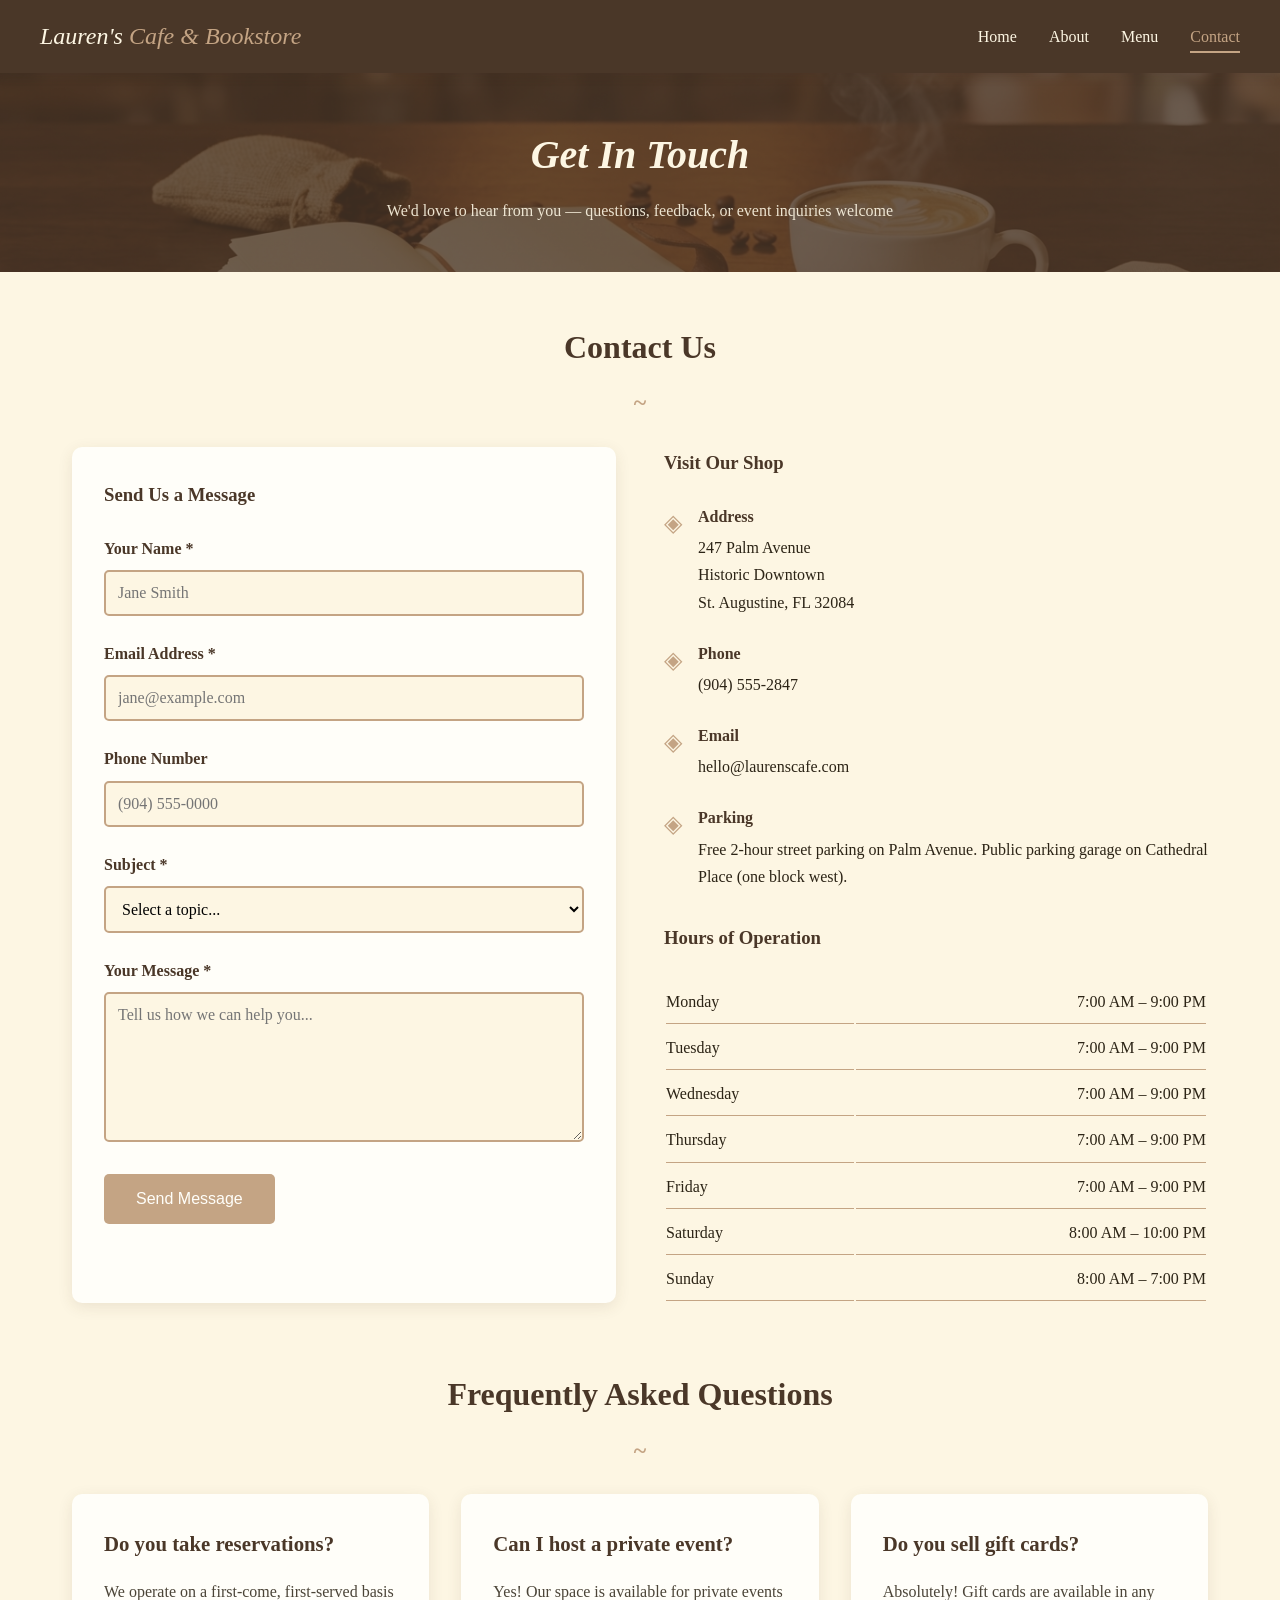
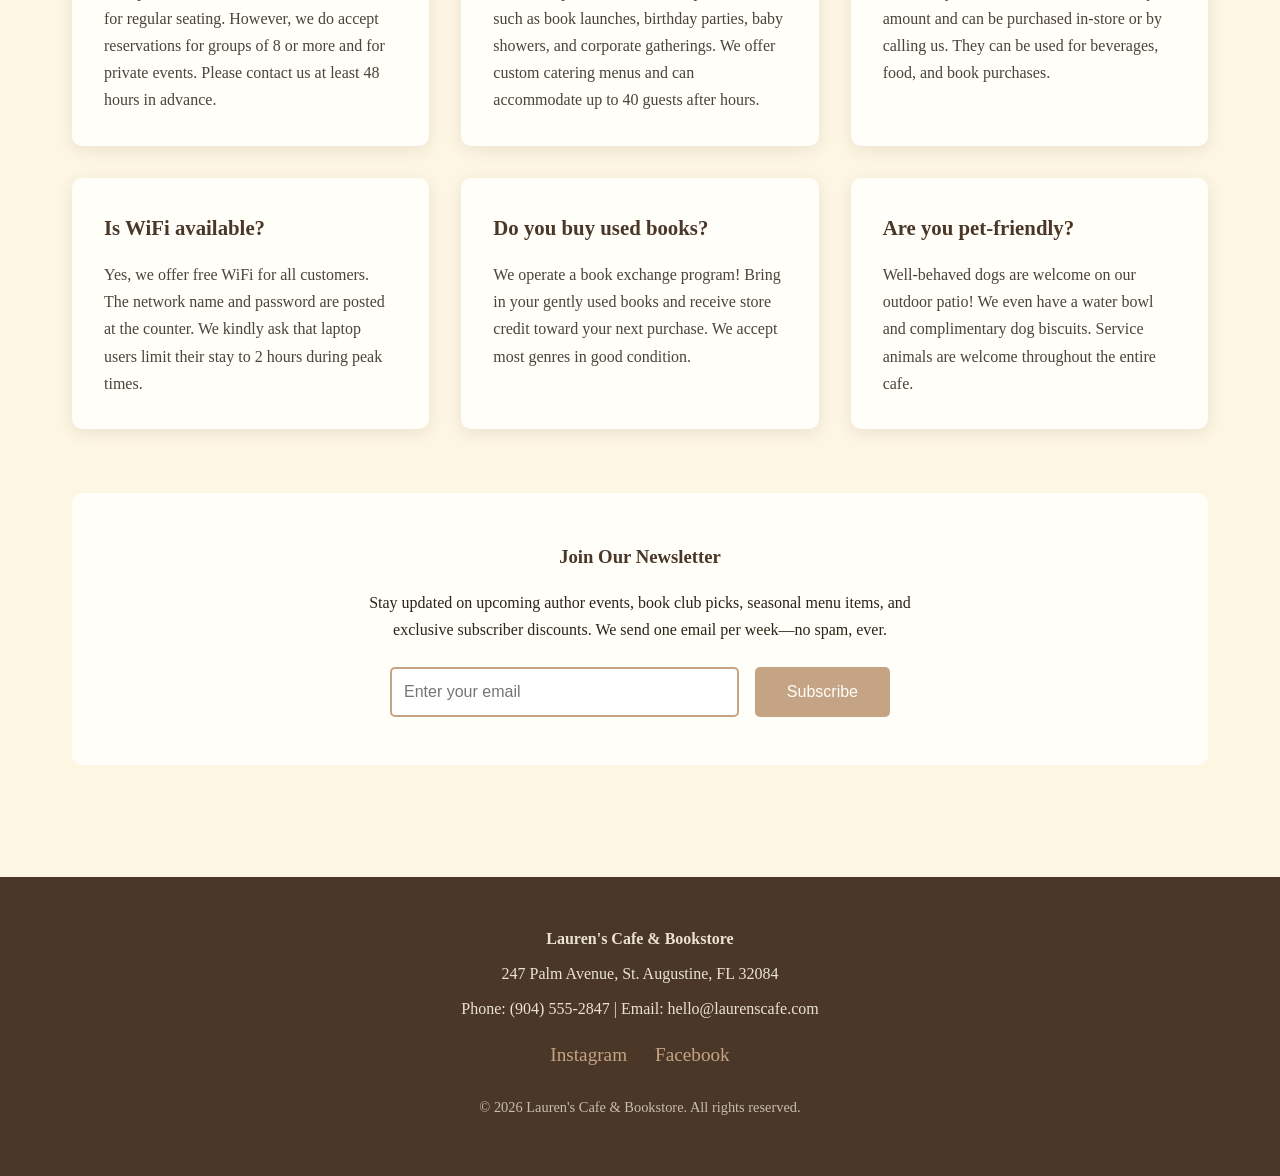
<file: contact.html>
<!DOCTYPE html>
<html lang="en">
<head>
  <meta charset="UTF-8">
  <meta name="viewport" content="width=device-width, initial-scale=1.0">
  <meta name="description" content="Get in touch with Lauren's Cafe & Bookstore. Find our location, hours, and contact form for inquiries and event bookings.">
  <title>Contact Us | Lauren's Cafe & Bookstore</title>
  <link rel="stylesheet" href="styles.css">
</head>
<body>
  <nav>
    <div class="nav-container">
      <a href="index.html" class="logo">Lauren's <span>Cafe & Bookstore</span></a>
      <ul>
        <li><a href="index.html">Home</a></li>
        <li><a href="about.html">About</a></li>
        <li><a href="menu.html">Menu</a></li>
        <li><a href="contact.html" class="active">Contact</a></li>
      </ul>
    </div>
  </nav>

  <header class="page-header">
    <h1>Get In Touch</h1>
    <p>We'd love to hear from you — questions, feedback, or event inquiries welcome</p>
  </header>

  <main>
    <section>
      <h2>Contact Us</h2>
      <div class="contact-grid">
        <div class="contact-form">
          <h3>Send Us a Message</h3>
          <form action="#" method="POST">
            <div class="form-group">
              <label for="name">Your Name *</label>
              <input type="text" id="name" name="name" required placeholder="Jane Smith">
            </div>
            <div class="form-group">
              <label for="email">Email Address *</label>
              <input type="email" id="email" name="email" required placeholder="jane@example.com">
            </div>
            <div class="form-group">
              <label for="phone">Phone Number</label>
              <input type="tel" id="phone" name="phone" placeholder="(904) 555-0000">
            </div>
            <div class="form-group">
              <label for="subject">Subject *</label>
              <select id="subject" name="subject" required>
                <option value="">Select a topic...</option>
                <option value="general">General Inquiry</option>
                <option value="events">Event Booking / Private Parties</option>
                <option value="book-club">Book Club Information</option>
                <option value="catering">Catering Request</option>
                <option value="feedback">Feedback / Suggestions</option>
                <option value="employment">Employment Opportunities</option>
                <option value="other">Other</option>
              </select>
            </div>
            <div class="form-group">
              <label for="message">Your Message *</label>
              <textarea id="message" name="message" required placeholder="Tell us how we can help you..."></textarea>
            </div>
            <button type="submit" class="btn">Send Message</button>
          </form>
        </div>

        <div class="contact-info">
          <h3>Visit Our Shop</h3>

          <div class="info-item">
            <span class="icon">◈</span>
            <div>
              <h4>Address</h4>
              <p>247 Palm Avenue<br>Historic Downtown<br>St. Augustine, FL 32084</p>
            </div>
          </div>

          <div class="info-item">
            <span class="icon">◈</span>
            <div>
              <h4>Phone</h4>
              <p>(904) 555-2847</p>
            </div>
          </div>

          <div class="info-item">
            <span class="icon">◈</span>
            <div>
              <h4>Email</h4>
              <p>hello@laurenscafe.com</p>
            </div>
          </div>

          <div class="info-item">
            <span class="icon">◈</span>
            <div>
              <h4>Parking</h4>
              <p>Free 2-hour street parking on Palm Avenue. Public parking garage on Cathedral Place (one block west).</p>
            </div>
          </div>

          <h3 style="margin-top: 2rem;">Hours of Operation</h3>
          <table class="hours-table">
            <tr>
              <td>Monday</td>
              <td>7:00 AM – 9:00 PM</td>
            </tr>
            <tr>
              <td>Tuesday</td>
              <td>7:00 AM – 9:00 PM</td>
            </tr>
            <tr>
              <td>Wednesday</td>
              <td>7:00 AM – 9:00 PM</td>
            </tr>
            <tr>
              <td>Thursday</td>
              <td>7:00 AM – 9:00 PM</td>
            </tr>
            <tr>
              <td>Friday</td>
              <td>7:00 AM – 9:00 PM</td>
            </tr>
            <tr>
              <td>Saturday</td>
              <td>8:00 AM – 10:00 PM</td>
            </tr>
            <tr>
              <td>Sunday</td>
              <td>8:00 AM – 7:00 PM</td>
            </tr>
          </table>
        </div>
      </div>
    </section>

    <section>
      <h2>Frequently Asked Questions</h2>
      <div class="card-grid">
        <div class="card">
          <h3>Do you take reservations?</h3>
          <p>We operate on a first-come, first-served basis for regular seating. However, we do accept reservations for groups of 8 or more and for private events. Please contact us at least 48 hours in advance.</p>
        </div>
        <div class="card">
          <h3>Can I host a private event?</h3>
          <p>Yes! Our space is available for private events such as book launches, birthday parties, baby showers, and corporate gatherings. We offer custom catering menus and can accommodate up to 40 guests after hours.</p>
        </div>
        <div class="card">
          <h3>Do you sell gift cards?</h3>
          <p>Absolutely! Gift cards are available in any amount and can be purchased in-store or by calling us. They can be used for beverages, food, and book purchases.</p>
        </div>
        <div class="card">
          <h3>Is WiFi available?</h3>
          <p>Yes, we offer free WiFi for all customers. The network name and password are posted at the counter. We kindly ask that laptop users limit their stay to 2 hours during peak times.</p>
        </div>
        <div class="card">
          <h3>Do you buy used books?</h3>
          <p>We operate a book exchange program! Bring in your gently used books and receive store credit toward your next purchase. We accept most genres in good condition.</p>
        </div>
        <div class="card">
          <h3>Are you pet-friendly?</h3>
          <p>Well-behaved dogs are welcome on our outdoor patio! We even have a water bowl and complimentary dog biscuits. Service animals are welcome throughout the entire cafe.</p>
        </div>
      </div>
    </section>

    <section class="featured">
      <h3 style="color: var(--coffee-brown); margin-bottom: 1rem;">Join Our Newsletter</h3>
      <p style="max-width: 600px; margin: 0 auto 1.5rem;">Stay updated on upcoming author events, book club picks, seasonal menu items, and exclusive subscriber discounts. We send one email per week—no spam, ever.</p>
      <form action="#" method="POST" style="display: flex; gap: 1rem; justify-content: center; flex-wrap: wrap; max-width: 500px; margin: 0 auto;">
        <input type="email" placeholder="Enter your email" required style="flex: 1; min-width: 250px; padding: 0.75rem; border: 2px solid var(--warm-terracotta); border-radius: 5px; font-size: 1rem;">
        <button type="submit" class="btn">Subscribe</button>
      </form>
    </section>
  </main>

  <footer>
    <div class="footer-content">
      <p><strong>Lauren's Cafe & Bookstore</strong></p>
      <p>247 Palm Avenue, St. Augustine, FL 32084</p>
      <p>Phone: (904) 555-2847 | Email: hello@laurenscafe.com</p>
      <div class="social-links">
        <a href="https://instagram.com" target="_blank" rel="noopener">Instagram</a>
        <a href="https://facebook.com" target="_blank" rel="noopener">Facebook</a>
      </div>
      <p style="margin-top: 1.5rem; font-size: 0.9rem; opacity: 0.7;">© 2026 Lauren's Cafe & Bookstore. All rights reserved.</p>
    </div>
  </footer>
</body>
</html>
</file>
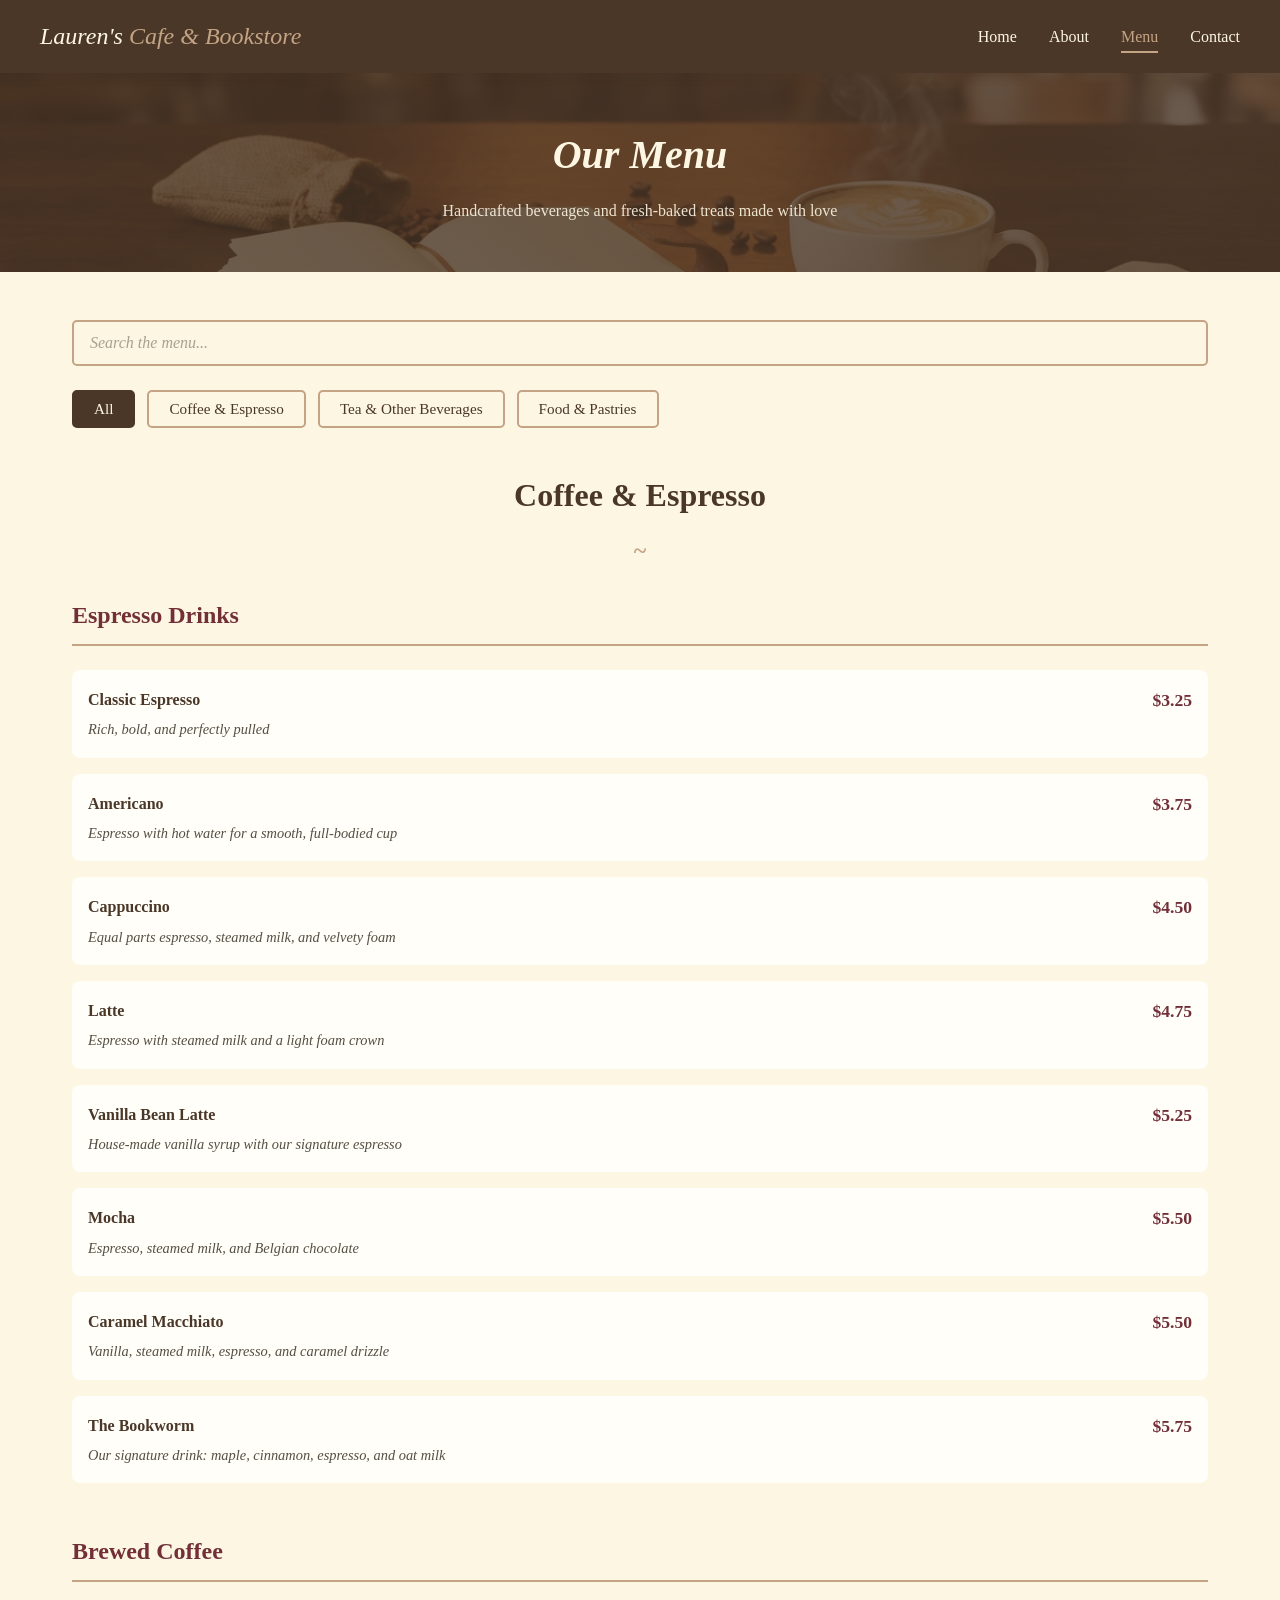
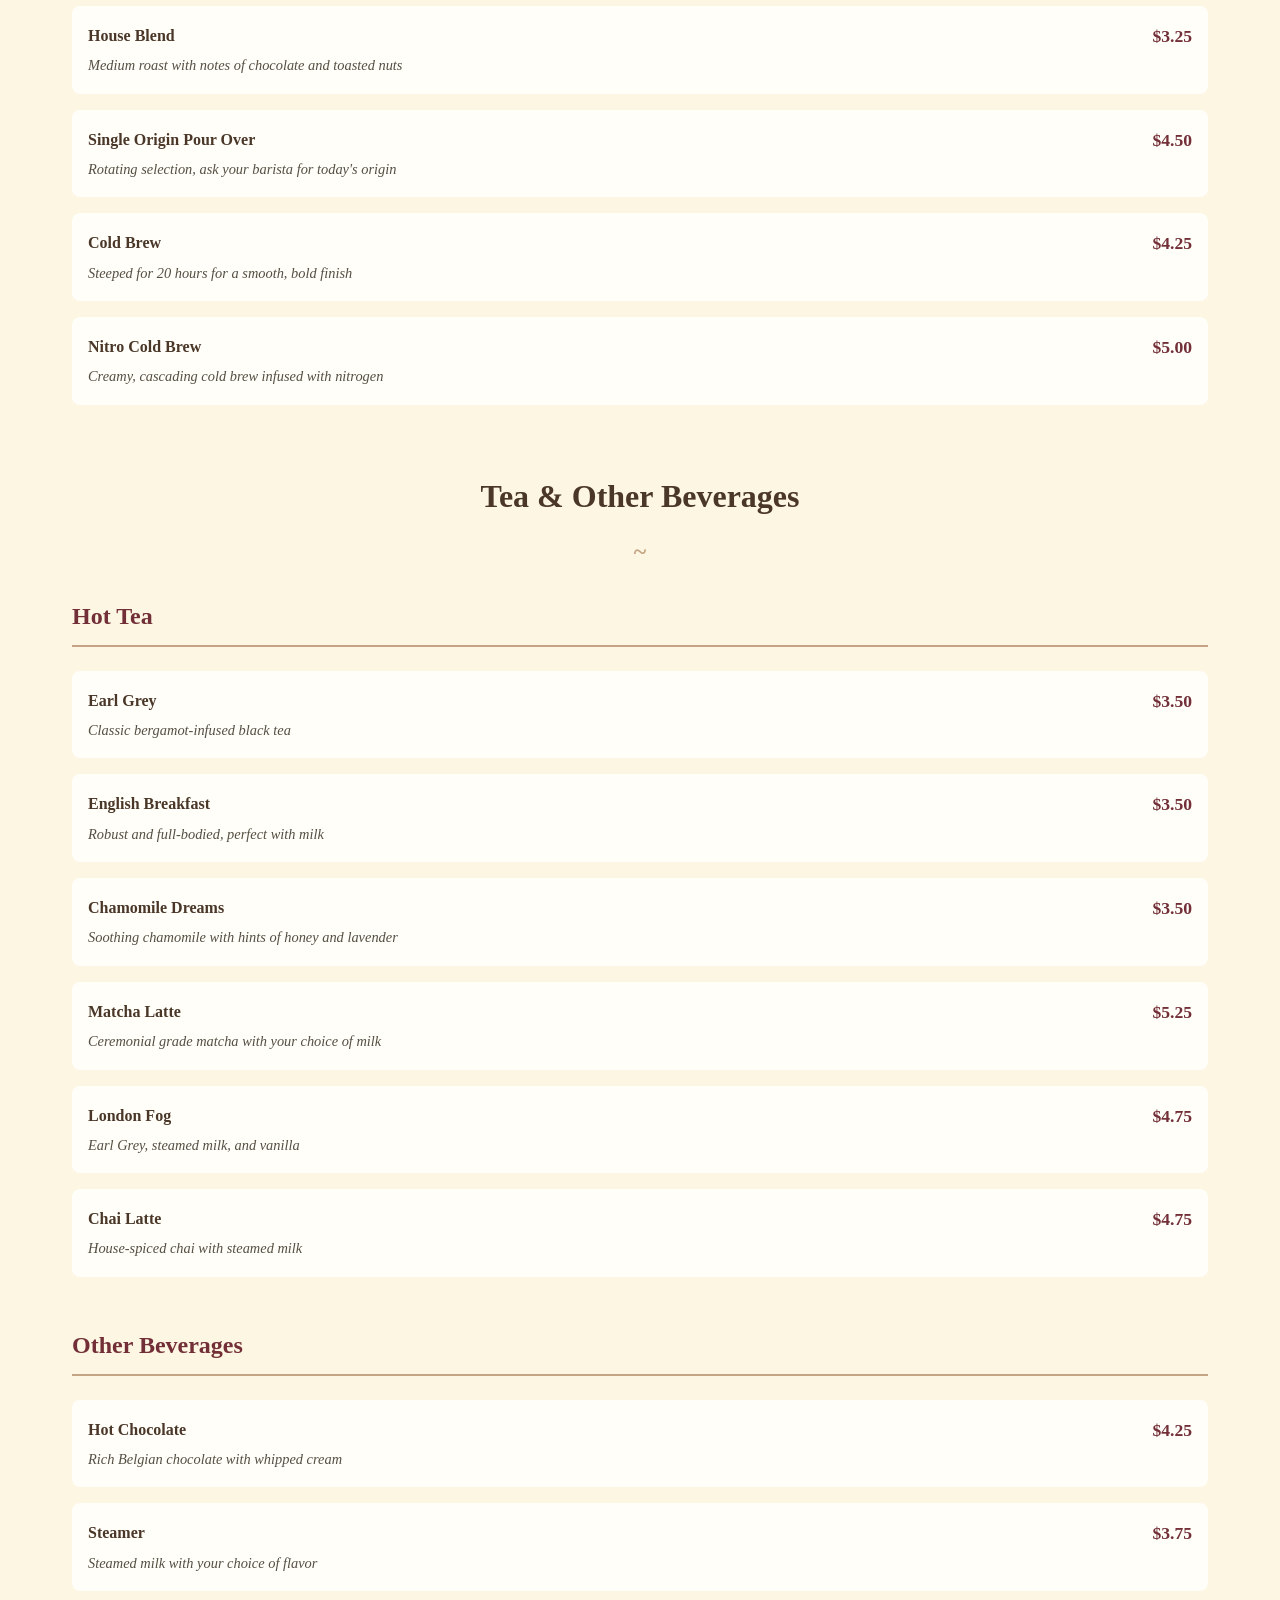
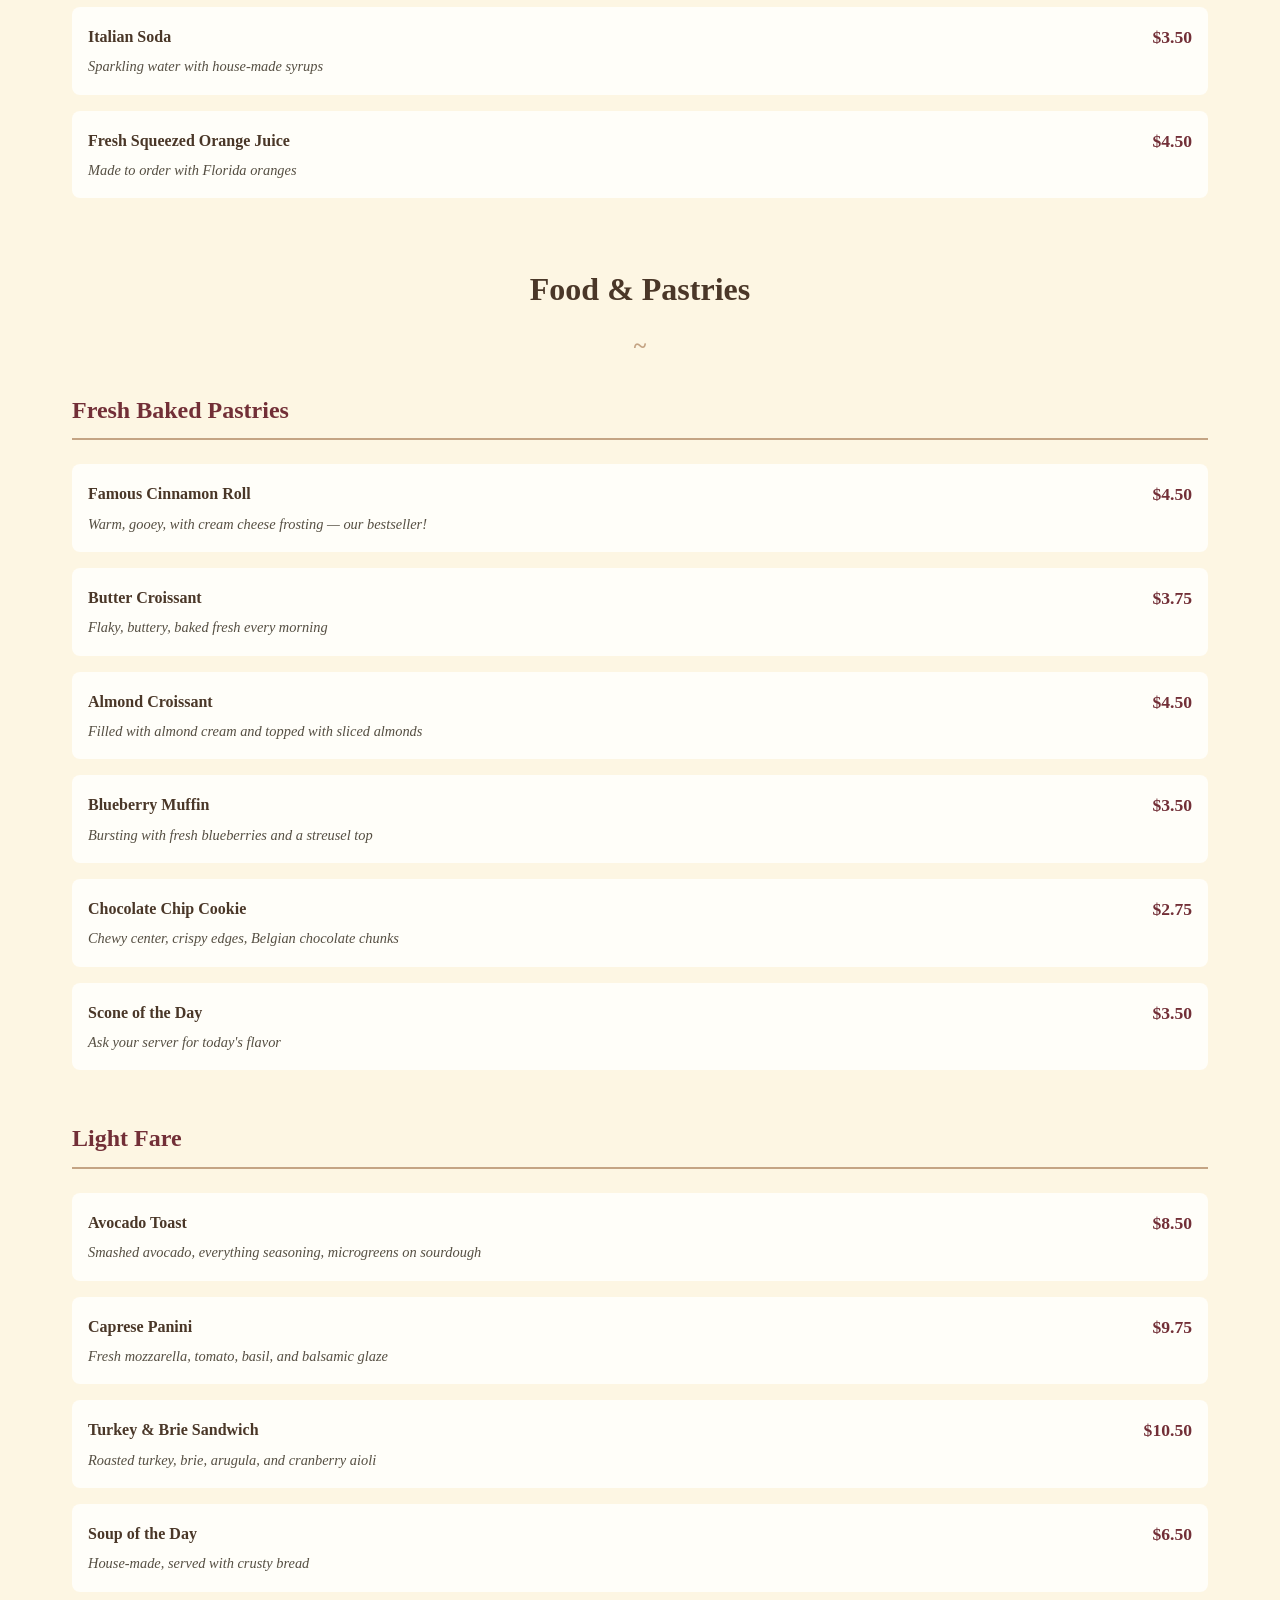
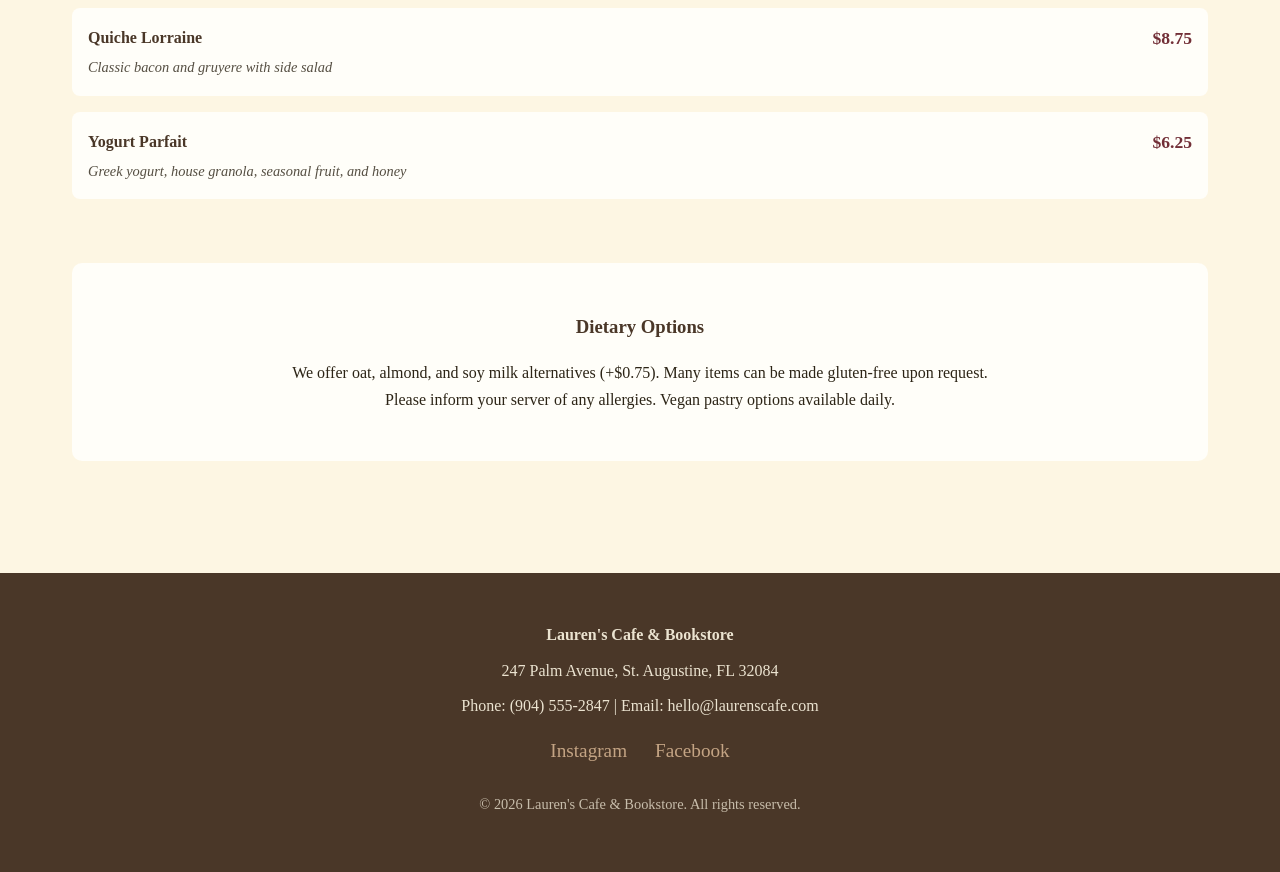
<file: menu.html>
<!DOCTYPE html>
<html lang="en">
<head>
  <meta charset="UTF-8">
  <meta name="viewport" content="width=device-width, initial-scale=1.0">
  <meta name="description" content="Browse our menu of handcrafted coffees, teas, fresh pastries, and light fare at Lauren's Cafe & Bookstore.">
  <title>Menu | Lauren's Cafe & Bookstore</title>
  <link rel="stylesheet" href="styles.css">
</head>
<body>
  <nav>
    <div class="nav-container">
      <a href="index.html" class="logo">Lauren's <span>Cafe & Bookstore</span></a>
      <ul>
        <li><a href="index.html">Home</a></li>
        <li><a href="about.html">About</a></li>
        <li><a href="menu.html" class="active">Menu</a></li>
        <li><a href="contact.html">Contact</a></li>
      </ul>
    </div>
  </nav>

  <header class="page-header">
    <h1>Our Menu</h1>
    <p>Handcrafted beverages and fresh-baked treats made with love</p>
  </header>

  <main> <!--week 5 deleted all static info and replaced with javascript-->
    <div id="menu-search">
      <input
        type="search"
        id="search-input"
        placeholder="Search the menu..."
        aria-label="Search menu items"
        autocomplete="off"
        spellcheck="false"
        maxlength="100"
      />
    </div>
    
    <div id="menu-filters" role="group" aria-label="Filter menu by category">
      <button type="button" class="filter-btn active" data-category="all">All</button>
      <button type="button" class="filter-btn" data-category="Coffee & Espresso">Coffee &amp; Espresso</button>
      <button type="button" class="filter-btn" data-category="Tea & Other Beverages">Tea &amp; Other Beverages</button>
      <button type="button" class="filter-btn" data-category="Food & Pastries">Food &amp; Pastries</button>
    </div>

    <div id="menu-container"></div>
    
    <section class="featured">
      <h3 style="color: var(--coffee-brown); margin-bottom: 1rem;">Dietary Options</h3>
      <p style="max-width: 700px; margin: 0 auto;">We offer oat, almond, and soy milk alternatives (+$0.75). Many items can be made gluten-free upon request. Please inform your server of any allergies. Vegan pastry options available daily.</p>
    </section>
  </main>

  <footer>
    <div class="footer-content">
      <p><strong>Lauren's Cafe & Bookstore</strong></p>
      <p>247 Palm Avenue, St. Augustine, FL 32084</p>
      <p>Phone: (904) 555-2847 | Email: hello@laurenscafe.com</p>
      <div class="social-links">
        <a href="https://instagram.com" target="_blank" rel="noopener">Instagram</a>
        <a href="https://facebook.com" target="_blank" rel="noopener">Facebook</a>
      </div>
      <p style="margin-top: 1.5rem; font-size: 0.9rem; opacity: 0.7;">© 2026 Lauren's Cafe & Bookstore. All rights reserved.</p>
    </div>
  </footer>

<!--added for week 5-->  
  <!--<script src="script.js"></script>-->
  <script src="menu.js"></script>
  <script src="menu-render.js"></script>
  <script src="menu-filter.js"></script>
  <script src="menu-search.js"></script>
  
</body>
</html>
</file>
<file: styles.css>
/* Lauren's Cafe & Bookstore - Cozy Design */

* {
  margin: 0;
  padding: 0;
  box-sizing: border-box;
}

:root {
  --warm-cream: #FDF6E3;
  --coffee-brown: #4A3728;
  --soft-sage: #9CAF88;
  --warm-terracotta: #C4A484;
  --deep-burgundy: #722F37;
  --dark-burgundy: #4A1E24;
  --soft-white: #FFFEF9;
  --text-dark: #2C2416;
}

body {
  font-family: 'Georgia', 'Times New Roman', serif;
  background-color: var(--warm-cream);
  color: var(--text-dark);
  line-height: 1.7;
}

/* Navigation */
nav {
  background-color: var(--coffee-brown);
  padding: 1rem 2rem;
  position: sticky;
  top: 0;
  z-index: 100;
  box-shadow: 0 2px 10px rgba(74, 55, 40, 0.3);
}

nav .nav-container {
  max-width: 1200px;
  margin: 0 auto;
  display: flex;
  justify-content: space-between;
  align-items: center;
  flex-wrap: wrap;
}

nav .logo {
  font-family: 'Georgia', serif;
  font-size: 1.5rem;
  color: var(--warm-cream);
  text-decoration: none;
  font-style: italic;
}

nav .logo span {
  color: var(--warm-terracotta);
}

nav ul {
  list-style: none;
  display: flex;
  gap: 2rem;
  flex-wrap: wrap;
}

nav ul li a {
  color: var(--warm-cream);
  text-decoration: none;
  font-size: 1rem;
  padding: 0.5rem 0;
  position: relative;
  transition: color 0.3s ease;
}

nav ul li a:hover,
nav ul li a.active {
  color: var(--warm-terracotta);
}

nav ul li a::after {
  content: '';
  position: absolute;
  bottom: 0;
  left: 0;
  width: 0;
  height: 2px;
  background-color: var(--warm-terracotta);
  transition: width 0.3s ease;
}

nav ul li a:hover::after,
nav ul li a.active::after {
  width: 100%;
}

/* Hero Section with week 3 update */
.hero {
  background: linear-gradient(rgba(74, 55, 40, 0.75), rgba(74, 55, 40, 0.75)),
              url('hero.png'); 
  background-size: cover;
  background-position: center;
  padding: 6rem 2rem;
  text-align: center;
  color: var(--warm-cream);
}

.hero h1 {
  font-size: 3rem;
  margin-bottom: 1rem;
  font-style: italic;
}

.hero p {
  font-size: 1.3rem;
  max-width: 600px;
  margin: 0 auto 2rem;
  opacity: 0.95;
}

.btn {
  display: inline-block;
  background-color: var(--warm-terracotta);
  color: var(--soft-white);
  padding: 1rem 2rem;
  text-decoration: none;
  border-radius: 5px;
  font-size: 1rem;
  transition: background-color 0.3s ease, transform 0.2s ease;
  border: none;
  cursor: pointer;
}

.btn:hover {
  background-color: var(--dark-burgundy);
  transform: translateY(-2px);
}

/* Main Content */
main {
  max-width: 1200px;
  margin: 0 auto;
  padding: 3rem 2rem;
}

/* Section Styling */
section {
  margin-bottom: 4rem;
}

section h2 {
  font-size: 2rem;
  color: var(--coffee-brown);
  margin-bottom: 1.5rem;
  text-align: center;
  position: relative;
}

section h2::after {
  content: '~';
  display: block;
  font-size: 1.5rem;
  color: var(--warm-terracotta);
  margin-top: 0.5rem;
}

/* Cards Grid */
.card-grid {
  display: grid;
  grid-template-columns: repeat(auto-fit, minmax(280px, 1fr));
  gap: 2rem;
}

.card {
  background-color: var(--soft-white);
  border-radius: 10px;
  padding: 2rem;
  box-shadow: 0 4px 15px rgba(74, 55, 40, 0.1);
  transition: transform 0.3s ease, box-shadow 0.3s ease;
}

.card:hover {
  transform: translateY(-5px);
  box-shadow: 0 8px 25px rgba(74, 55, 40, 0.15);
}

.card h3 {
  color: var(--coffee-brown);
  margin-bottom: 1rem;
  font-size: 1.3rem;
}

.card p {
  color: var(--text-dark);
  opacity: 0.85;
}

.card .icon {
  font-size: 2.5rem;
  margin-bottom: 1rem;
}

/* Image Cards */
.card-image {
  width: 100%;
  height: 180px;
  object-fit: cover;
  border-radius: 8px;
  margin-bottom: 1rem;
}

/* About Page */
.about-content {
  display: grid;
  grid-template-columns: 1fr 1fr;
  gap: 3rem;
  align-items: center;
}

.about-text h2 {
  text-align: left;
}

.about-text h2::after {
  display: none;
}

.about-image {
  border-radius: 10px;
  height: 400px;
  overflow: hidden;
}

.about-image img {
  width: 100%;
  height: 100%;
  object-fit: cover;
}

.values-list {
  list-style: none;
  margin-top: 1.5rem;
}

.values-list li {
  padding: 0.75rem 0;
  padding-left: 2rem;
  position: relative;
}

.values-list li::before {
  content: '◆';
  position: absolute;
  left: 0;
  color: var(--warm-terracotta);
}

/* Menu Page */
.menu-category {
  margin-bottom: 3rem;
}

.menu-category h3 {
  font-size: 1.5rem;
  color: var(--deep-burgundy);
  border-bottom: 2px solid var(--warm-terracotta);
  padding-bottom: 0.5rem;
  margin-bottom: 1.5rem;
}

.menu-items {
  display: grid;
  gap: 1rem;
}

.menu-item {
  display: flex;
  justify-content: space-between;
  align-items: flex-start;
  padding: 1rem;
  background-color: var(--soft-white);
  border-radius: 8px;
  transition: background-color 0.3s ease;
}

.menu-item:hover {
  background-color: rgba(196, 164, 132, 0.2);
}

.menu-item-info h4 {
  color: var(--coffee-brown);
  margin-bottom: 0.25rem;
}

.menu-item-info p {
  font-size: 0.9rem;
  opacity: 0.8;
  font-style: italic;
}

.menu-item-price {
  font-weight: bold;
  color: var(--deep-burgundy);
  font-size: 1.1rem;
}
/* added in for week5 */
.no-results {
  text-align: center;
  padding: 4rem 2rem;
  color: var(--coffee-brown);
  font-size: 1.2rem;
  font-style: italic;
  opacity: 0.7;
}

/* Menu Search Bar */
#menu-search {
  margin-bottom: 1.5rem;
}

#search-input {
  width: 100%;
  padding: 0.75rem 1rem;
  border: 2px solid var(--warm-terracotta);
  border-radius: 5px;
  font-family: inherit;
  font-size: 1rem;
  background-color: var(--warm-cream);
  color: var(--text-dark);
  transition: border-color 0.3s ease, box-shadow 0.3s ease;
}

#search-input:focus {
  outline: none;
  border-color: var(--coffee-brown);
  box-shadow: 0 0 0 3px rgba(74, 55, 40, 0.1);
}

#search-input::placeholder {
  color: var(--text-dark);
  opacity: 0.4;
  font-style: italic;
}

/* Menu Filter Buttons */
#menu-filters {
  display: flex;
  flex-wrap: wrap;
  gap: 0.75rem;
  margin-bottom: 2.5rem;
}

.filter-btn {
  padding: 0.5rem 1.25rem;
  border: 2px solid var(--warm-terracotta);
  border-radius: 5px;
  background-color: transparent;
  color: var(--coffee-brown);
  font-family: inherit;
  font-size: 0.95rem;
  cursor: pointer;
  transition: background-color 0.3s ease, color 0.3s ease, border-color 0.3s ease;
}

.filter-btn:hover {
  background-color: var(--warm-terracotta);
  color: var(--soft-white);
}

.filter-btn.active {
  background-color: var(--coffee-brown);
  border-color: var(--coffee-brown);
  color: var(--warm-cream);
}

/* Responsive */
@media (max-width: 480px) {
  .filter-btn {
    flex: 1 1 calc(50% - 0.75rem);
    text-align: center;
  }
}

/* Contact Page */
.contact-grid {
  display: grid;
  grid-template-columns: 1fr 1fr;
  gap: 3rem;
}

.contact-form {
  background-color: var(--soft-white);
  padding: 2rem;
  border-radius: 10px;
  box-shadow: 0 4px 15px rgba(74, 55, 40, 0.1);
}

.contact-form h3 {
  color: var(--coffee-brown);
  margin-bottom: 1.5rem;
}

.form-group {
  margin-bottom: 1.5rem;
}

.form-group label {
  display: block;
  margin-bottom: 0.5rem;
  color: var(--coffee-brown);
  font-weight: bold;
}

.form-group input,
.form-group textarea,
.form-group select {
  width: 100%;
  padding: 0.75rem;
  border: 2px solid var(--warm-terracotta);
  border-radius: 5px;
  font-family: inherit;
  font-size: 1rem;
  background-color: var(--warm-cream);
  transition: border-color 0.3s ease, box-shadow 0.3s ease;
}

.form-group input:focus,
.form-group textarea:focus,
.form-group select:focus {
  outline: none;
  border-color: var(--coffee-brown);
  box-shadow: 0 0 0 3px rgba(74, 55, 40, 0.1);
}

.form-group textarea {
  min-height: 150px;
  resize: vertical;
}

.contact-info h3 {
  color: var(--coffee-brown);
  margin-bottom: 1.5rem;
}

.info-item {
  display: flex;
  align-items: flex-start;
  margin-bottom: 1.5rem;
}

.info-item .icon {
  font-size: 1.5rem;
  margin-right: 1rem;
  color: var(--warm-terracotta);
}

.info-item h4 {
  color: var(--coffee-brown);
  margin-bottom: 0.25rem;
}

.hours-table {
  width: 100%;
  margin-top: 1.5rem;
}

.hours-table tr td {
  padding: 0.5rem 0;
  border-bottom: 1px solid var(--warm-terracotta);
}

.hours-table tr td:last-child {
  text-align: right;
}

/* Page Header with week 3 update */
.page-header {
  background: linear-gradient(rgba(74, 55, 40, 0.8), rgba(74, 55, 40, 0.8)),
              url('feature.png');
  background-size: cover;
  background-position: center;
  color: var(--warm-cream);
  padding: 3rem 2rem;
  text-align: center;
}

.page-header h1 {
  font-size: 2.5rem;
  font-style: italic;
}

.page-header p {
  margin-top: 0.5rem;
  opacity: 0.9;
}

/* Footer */
footer {
  background-color: var(--coffee-brown);
  color: var(--warm-cream);
  padding: 3rem 2rem;
  text-align: center;
}

footer .footer-content {
  max-width: 1200px;
  margin: 0 auto;
}

footer p {
  margin-bottom: 0.5rem;
  opacity: 0.9;
}

footer .social-links {
  margin-top: 1rem;
}

footer .social-links a {
  color: var(--warm-terracotta);
  text-decoration: none;
  margin: 0 0.75rem;
  font-size: 1.2rem;
  transition: color 0.3s ease;
}

footer .social-links a:hover {
  color: var(--soft-white);
}

/* Featured Section */
.featured {
  background-color: var(--soft-white);
  padding: 3rem;
  border-radius: 10px;
  text-align: center;
}

.featured blockquote {
  font-size: 1.3rem;
  font-style: italic;
  color: var(--coffee-brown);
  max-width: 700px;
  margin: 0 auto;
}

.featured cite {
  display: block;
  margin-top: 1rem;
  color: var(--warm-terracotta);
}

/* Responsive Design */
@media (max-width: 768px) {
  nav .nav-container {
    flex-direction: column;
    gap: 1rem;
  }

  nav ul {
    gap: 1rem;
    justify-content: center;
  }

  .hero h1 {
    font-size: 2rem;
  }

  .hero p {
    font-size: 1.1rem;
  }

  .about-content {
    grid-template-columns: 1fr;
  }

  .about-image {
    height: 250px;
    order: -1;
  }

  .contact-grid {
    grid-template-columns: 1fr;
  }

  .card-grid {
    grid-template-columns: 1fr;
  }

  main {
    padding: 2rem 1rem;
  }
}

@media (max-width: 480px) {
  nav ul {
    flex-direction: column;
    align-items: center;
    gap: 0.5rem;
  }

  .hero {
    padding: 4rem 1rem;
  }

  .hero h1 {
    font-size: 1.75rem;
  }

  .page-header h1 {
    font-size: 1.75rem;
  }

  .menu-item {
    flex-direction: column;
    gap: 0.5rem;
  }

  .menu-item-price {
    align-self: flex-end;
  }
}
</file>
